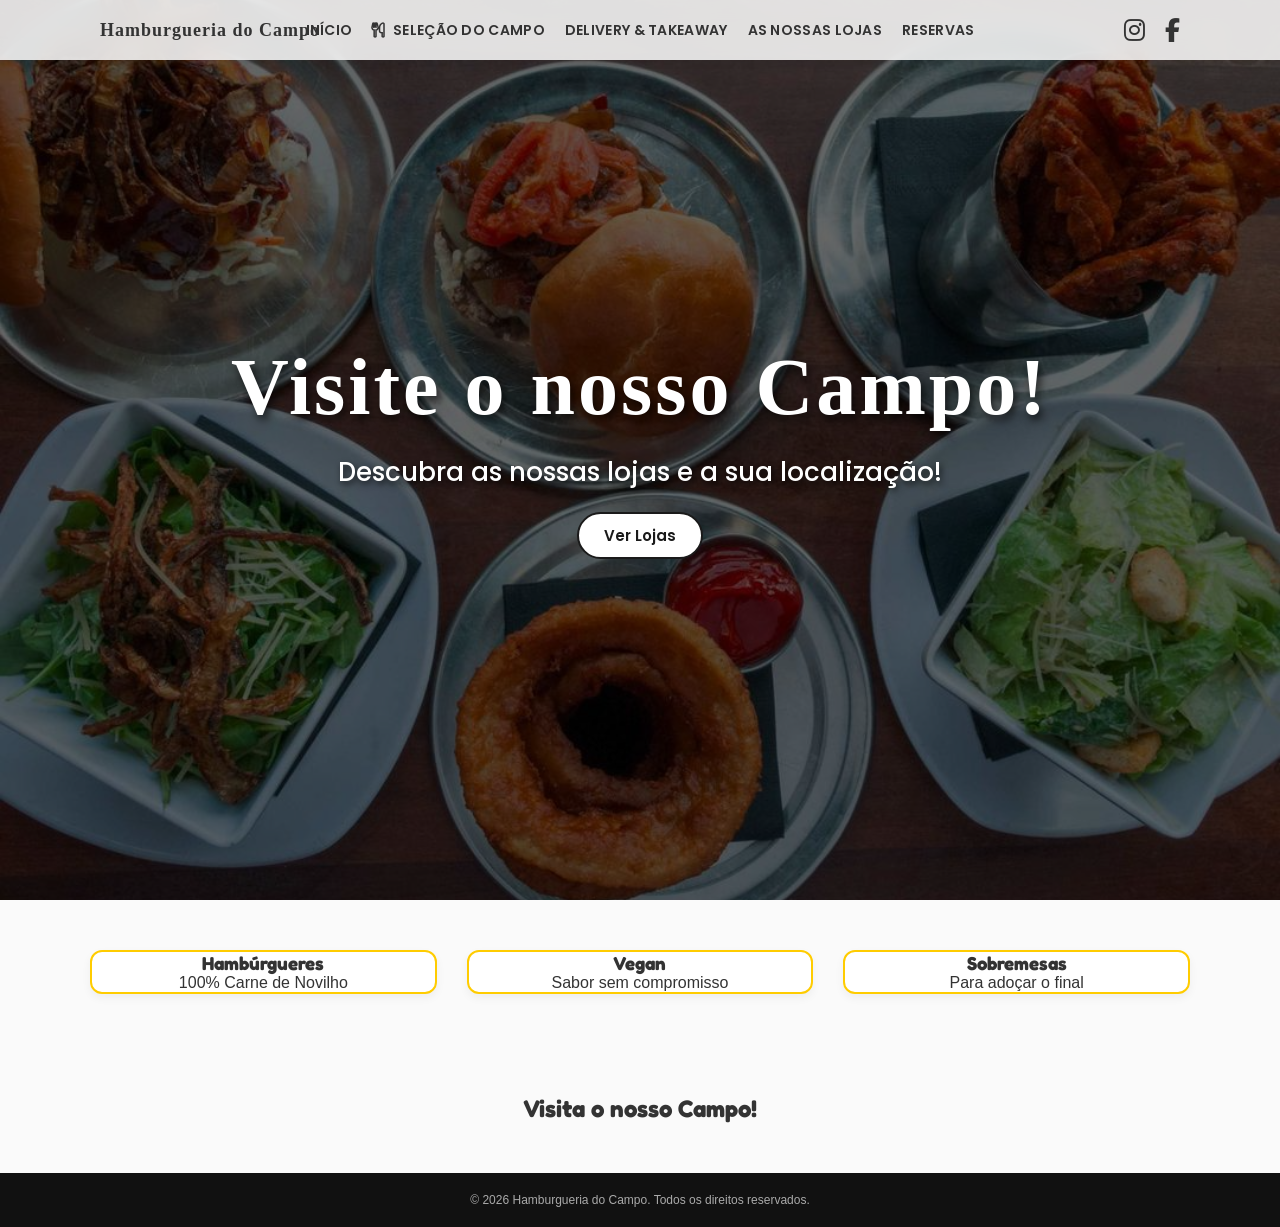
<file: index.html>
<!DOCTYPE html>
<html lang="pt">

<head>
    <meta charset="UTF-8">
    <!-- Meta tag essencial para o design responsivo funcionar corretamente -->
    <meta name="viewport" content="width=device-width, initial-scale=1.0">
    <title>Hamburgueria do Campo</title>

    <!-- Favicon / Logótipo no separador do navegador -->
    <link rel="icon" type="image/jpeg" href="fotos/logo.jpg">

    <!-- CSS Mobile (aplicado em ecrãs até 768px de largura) -->
    <link rel="stylesheet" href="mobile.css" media="screen and (max-width: 768px)">

    <!-- CSS Desktop (aplicado em ecrãs com 769px ou mais de largura) -->
    <link rel="stylesheet" href="desktop.css" media="screen and (min-width: 769px)">

    <link href="https://fonts.googleapis.com/css2?family=Chewy&family=Fredoka+One&family=Titan+One&display=swap"
        rel="stylesheet">

    <link rel="stylesheet" href="https://cdnjs.cloudflare.com/ajax/libs/font-awesome/6.4.0/css/all.min.css">

    <link href="https://fonts.googleapis.com/css2?family=Poppins:wght@500;600&display=swap" rel="stylesheet">

    <link href="https://fonts.googleapis.com/css2?family=Chewy&family=Poppins:wght@400;500;600&display=swap"
        rel="stylesheet">
</head>

<body>

    <header class="navbar">
        <div class="logo">
            <!-- Podes substituir por uma tag <img> com o logótipo -->
            <h1><a href="#hero">Hamburgueria do Campo</a></h1>
        </div>
        <button class="menu-toggle" id="menu-toggle" aria-label="Abrir Menu">
            <i class="fa-solid fa-bars"></i>
        </button>
        <nav>
            <ul class="nav-links">
                <li><a href="index.html">Início</a></li>
                <li><a href="menu.html"><i class="fa-solid fa-utensils icone-menu"></i> Seleção do Campo</a></li>
                <li><a href="delivery.html">Delivery & Takeaway</a></li>
                <li><a href="lojas.html">As Nossas Lojas</a></li>
                <li><a href="index.html#reservas">Reservas</a></li>
            </ul>
        </nav>
        <div class="social-links">
            <!-- O link aponta diretamente para o Instagram do teu cliente -->
            <a href="https://www.instagram.com/hamburgueria.docampo/" target="_blank" aria-label="Instagram">
                <i class="fa-brands fa-instagram"></i>
            </a>
            <!-- Podes adicionar o Facebook ou outros da mesma forma -->
            <a href="https://www.facebook.com/Portela.de.Sintra2022/?locale=pt_PT" target="_blank"
                aria-label="Facebook">
                <i class="fa-brands fa-facebook-f"></i>
            </a>
        </div>
    </header>

    <main>
        <!-- Hero Section: A primeira imagem grande que o utilizador vê -->
        <!-- Hero Section com Slider -->
        <section class="hero">
            <!-- 1. IMAGENS DE FUNDO -->
            <div class="hero-bg active" style="background-image: url('fotos/6pratos_fundo.jpeg');"></div>
            <div class="hero-bg" style="background-image: url('fotos/salada_fundo.jpeg');"></div>
            <div class="hero-bg" style="background-image: url('fotos/interior_sintra.jpg');"></div>

            <!-- 2. BLOCOS DE TEXTO (Sincronizados com as imagens) -->

            <!-- Texto 1: Focado nas Lojas -->
            <div class="hero-content hero-text active">
                <h2>Visite o nosso Campo!</h2>
                <p>Descubra as nossas lojas e a sua localização!</p>
                <a href="lojas.html" class="btn-primary" style="margin-top: 20px;">Ver Lojas</a>
            </div>

            <!-- Texto 2: Focado no Menu -->
            <div class="hero-content hero-text">
                <h2>O Verdadeiro Sabor!</h2>
                <p>Ingredientes frescos e hambúrgueres artesanais.</p>
                <a href="menu.html" class="btn-primary" style="margin-top: 20px;">Ver Menu</a>
            </div>

            <!-- Texto 3: Focado nas Reservas -->
            <div class="hero-content hero-text">
                <h2>Os melhores hambúrgueres em sua casa!</h2>
                <p>Peça através das plataformas de delivery.</p>
                <a href="delivery.html" class="btn-primary" style="margin-top: 20px;">Fazer Pedido</a>
            </div>
        </section>

        <!-- Secção de Categorias de Menu (Estilo Hamburgueria do Bairro) -->
        <section id="menu" class="menu-categorias">
            <div class="categoria-card">
                <h3>Hambúrgueres</h3>
                <p>100% Carne de Novilho</p>
            </div>
            <div class="categoria-card">
                <h3>Vegan</h3>
                <p>Sabor sem compromisso</p>
            </div>
            <div class="categoria-card">
                <h3>Sobremesas</h3>
                <p>Para adoçar o final</p>
            </div>
        </section>

        <!-- Secção das Lojas onde o JavaScript vai injetar os dados -->
        <section id="lojas" class="lojas-section">
            <h2>Visita o nosso Campo!</h2>
            <!-- Este contentor recebe os cards criados dinamicamente no JS -->

        </section>
    </main>

    <footer>
        <p>&copy; 2026 Hamburgueria do Campo. Todos os direitos reservados.</p>

    </footer>

    <!-- Script para carregar o JSON das lojas -->
    <script src="lojas.js"></script>
</body>

</html>
</file>
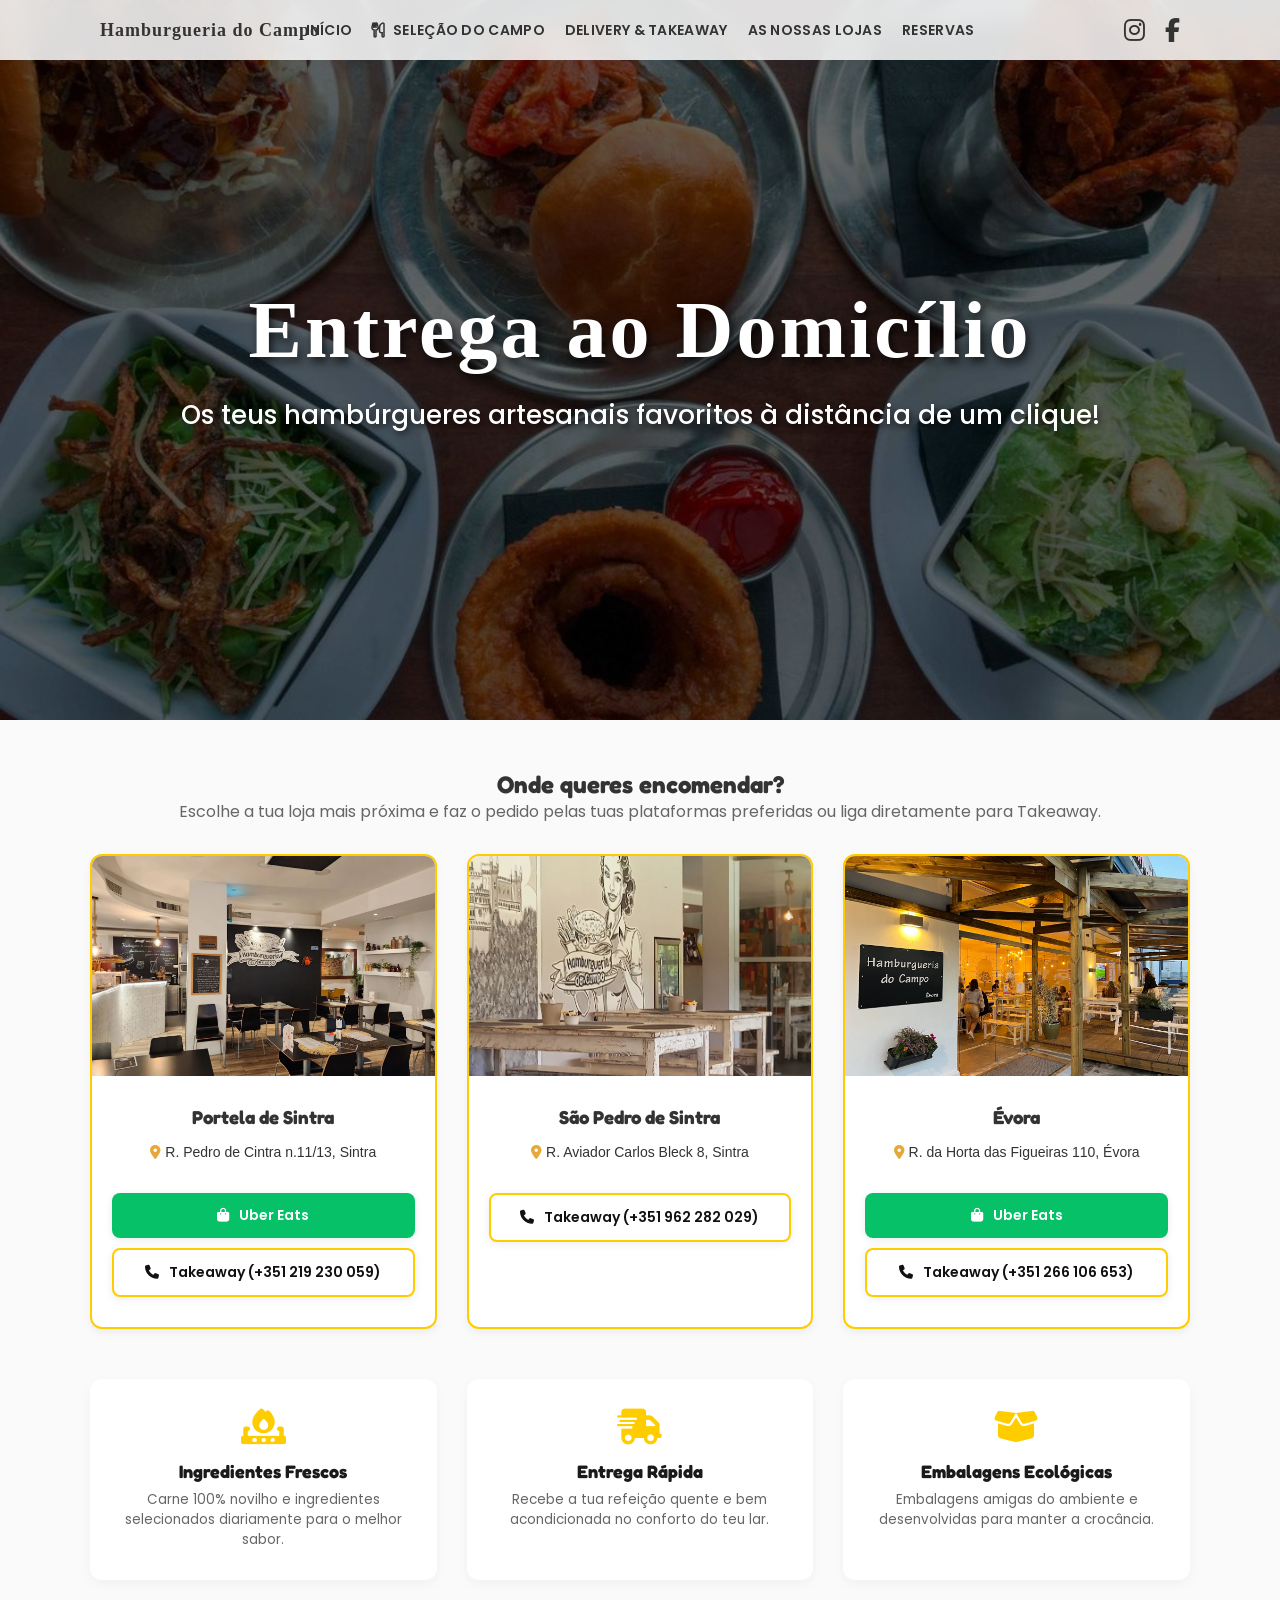
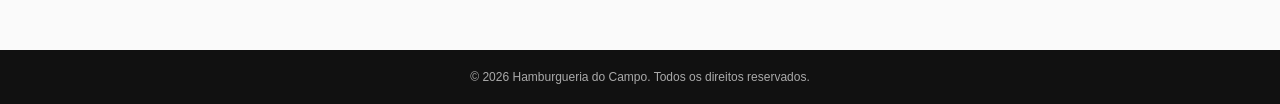
<file: delivery.html>
<!DOCTYPE html>
<html lang="pt">

<head>
    <meta charset="UTF-8">
    <meta name="viewport" content="width=device-width, initial-scale=1.0">
    <title>Delivery & Encomendas - Hamburgueria do Campo</title>

    <!-- Favicon / Logótipo -->
    <link rel="icon" type="image/jpeg" href="fotos/logo.jpg">

    <!-- CSS Mobile e Desktop -->
    <link rel="stylesheet" href="mobile.css" media="screen and (max-width: 768px)">
    <link rel="stylesheet" href="desktop.css" media="screen and (min-width: 769px)">

    <!-- Fontes e Ícones -->
    <link href="https://fonts.googleapis.com/css2?family=Chewy&family=Fredoka+One&family=Titan+One&display=swap"
        rel="stylesheet">
    <link href="https://fonts.googleapis.com/css2?family=Poppins:wght@400;500;600;700&display=swap" rel="stylesheet">
    <link rel="stylesheet" href="https://cdnjs.cloudflare.com/ajax/libs/font-awesome/6.4.0/css/all.min.css">
</head>

<body>

    <header class="navbar">
        <div class="logo">
            <h1><a href="index.html">Hamburgueria do Campo</a></h1>
        </div>
        <button class="menu-toggle" id="menu-toggle" aria-label="Abrir Menu">
            <i class="fa-solid fa-bars"></i>
        </button>
        <nav>
            <ul class="nav-links">
                <li><a href="index.html">Início</a></li>
                <li><a href="menu.html"><i class="fa-solid fa-utensils icone-menu"></i> Seleção do Campo</a></li>
                <li><a href="delivery.html">Delivery & Takeaway</a></li>
                <li><a href="lojas.html">As Nossas Lojas</a></li>
                <li><a href="index.html#reservas">Reservas</a></li>
            </ul>
        </nav>
        <div class="social-links">
            <a href="https://www.instagram.com/hamburgueria.docampo/" target="_blank" aria-label="Instagram">
                <i class="fa-brands fa-instagram"></i>
            </a>
            <a href="https://www.facebook.com/Portela.de.Sintra2022/?locale=pt_PT" target="_blank"
                aria-label="Facebook">
                <i class="fa-brands fa-facebook-f"></i>
            </a>
        </div>
    </header>

    <main>
        <!-- Hero Section com Slider -->
        <section id="hero" class="hero hero-lojas">
            <div class="hero-bg slide active" style="background-image: url('fotos/6pratos_fundo.jpeg');"></div>
            <div class="hero-bg slide" style="background-image: url('fotos/foto_sintra.jpeg');"></div>
            <div class="hero-bg slide" style="background-image: url('fotos/foto_evora.jpeg');"></div>

            <div class="hero-content">
                <h2>Entrega ao Domicílio</h2>
                <p>Os teus hambúrgueres artesanais favoritos à distância de um clique!</p>
            </div>
        </section>

        <!-- Secção de Plataformas por Loja -->
        <section class="lojas-section">
            <h2>Onde queres encomendar?</h2>
            <p style="margin-bottom: 25px; color: #666; font-family: 'Poppins', sans-serif;">Escolhe a tua loja mais
                próxima e faz o pedido pelas tuas plataformas preferidas ou liga diretamente para Takeaway.</p>

            <div class="lojas-grid">
                <!-- Loja 1: Portela de Sintra -->
                <div class="categoria-card">
                    <img src="fotos/foto_portela.jpeg" alt="Hamburgueria do Campo - Portela de Sintra" class="loja-img">
                    <div class="loja-info">
                        <h3>Portela de Sintra</h3>
                        <p style="margin-bottom: 15px;"><i class="fa-solid fa-location-dot" style="color: #E5A93B;"></i>
                            R. Pedro de Cintra n.11/13, Sintra</p>

                        <div class="delivery-btn-group">
                            <a href="https://www.ubereats.com/pt/store/hamburgueria-do-campo-portela-de-sintra/bB1AwB-MTIyEBAqzNUSHmA?srsltid=AfmBOopCD7qiyghsATR9Zv7jrGJJgKOyk2OOXq67D_ASVG1xNcEPWi_T"
                                target="_blank" class="btn-delivery btn-ubereats">
                                <i class="fa-solid fa-bag-shopping"></i> Uber Eats
                            </a>
                            <a href="tel:+351219230059" class="btn-delivery btn-takeaway">
                                <i class="fa-solid fa-phone"></i> Takeaway (+351 219 230 059)
                            </a>
                        </div>
                    </div>
                </div>

                <!-- Loja 2: São Pedro de Sintra -->
                <div class="categoria-card">
                    <img src="fotos/foto_sintra.jpeg" alt="Hamburgueria do Campo - São Pedro de Sintra"
                        class="loja-img">
                    <div class="loja-info">
                        <h3>São Pedro de Sintra</h3>
                        <p style="margin-bottom: 15px;"><i class="fa-solid fa-location-dot" style="color: #E5A93B;"></i>
                            R. Aviador Carlos Bleck 8, Sintra</p>

                        <div class="delivery-btn-group">
                            <a href="tel:+351962282029" class="btn-delivery btn-takeaway">
                                <i class="fa-solid fa-phone"></i> Takeaway (+351 962 282 029)
                            </a>
                        </div>
                    </div>
                </div>

                <!-- Loja 3: Évora -->
                <div class="categoria-card">
                    <img src="fotos/foto_evora.jpeg" alt="Hamburgueria do Campo - Évora" class="loja-img">
                    <div class="loja-info">
                        <h3>Évora</h3>
                        <p style="margin-bottom: 15px;"><i class="fa-solid fa-location-dot" style="color: #E5A93B;"></i>
                            R. da Horta das Figueiras 110, Évora</p>

                        <div class="delivery-btn-group">
                            <a href="https://www.ubereats.com/pt/store/hamburgueria-do-campo-evora/VFdEtLSDUSOsjsYKXBwNRQ?srsltid=AfmBOoqNvk9jHeVF0KWCkvpVdH6qfAR1sJx-z6vZvQYL28StPp22Oqyx"
                                target="_blank" class="btn-delivery btn-ubereats">
                                <i class="fa-solid fa-bag-shopping"></i> Uber Eats
                            </a>
                            <a href="tel:+351266106653" class="btn-delivery btn-takeaway">
                                <i class="fa-solid fa-phone"></i> Takeaway (+351 266 106 653)
                            </a>
                        </div>
                    </div>
                </div>
            </div>

            <!-- Vantagens do Delivery -->
            <div class="delivery-vantagens">
                <div class="vantagem-card">
                    <i class="fa-solid fa-fire-burner"></i>
                    <h4>Ingredientes Frescos</h4>
                    <p>Carne 100% novilho e ingredientes selecionados diariamente para o melhor sabor.</p>
                </div>
                <div class="vantagem-card">
                    <i class="fa-solid fa-truck-fast"></i>
                    <h4>Entrega Rápida</h4>
                    <p>Recebe a tua refeição quente e bem acondicionada no conforto do teu lar.</p>
                </div>
                <div class="vantagem-card">
                    <i class="fa-solid fa-box-open"></i>
                    <h4>Embalagens Ecológicas</h4>
                    <p>Embalagens amigas do ambiente e desenvolvidas para manter a crocância.</p>
                </div>
            </div>
        </section>
    </main>

    <footer>
        <p>&copy; 2026 Hamburgueria do Campo. Todos os direitos reservados.</p>
    </footer>

    <script src="lojas.js"></script>
</body>

</html>
</file>
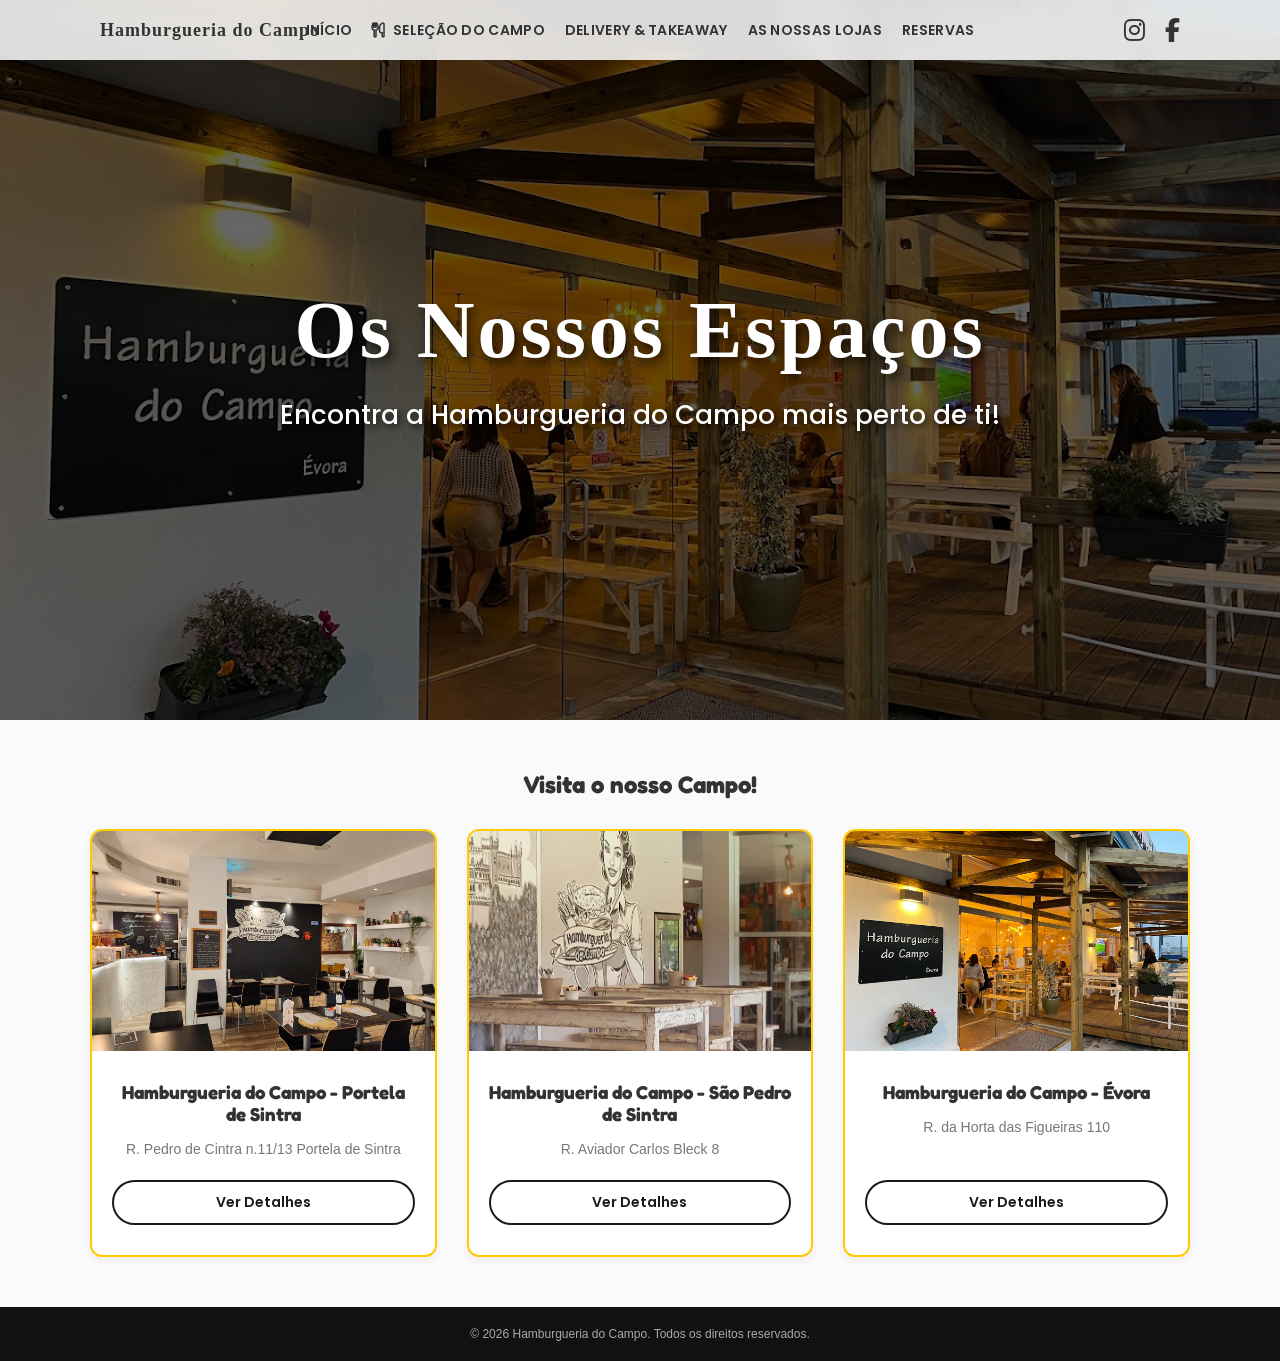
<file: lojas.html>
<!DOCTYPE html>
<html lang="pt">

<head>
    <meta charset="UTF-8">
    <meta name="viewport" content="width=device-width, initial-scale=1.0">
    <title>Lojas - Hamburgueria do Campo</title>

    <!-- Favicon / Logótipo -->
    <link rel="icon" type="image/jpeg" href="fotos/logo.jpg">

    <!-- CSS Mobile e Desktop -->
    <link rel="stylesheet" href="mobile.css" media="screen and (max-width: 768px)">
    <link rel="stylesheet" href="desktop.css" media="screen and (min-width: 769px)">

    <!-- Fontes e Ícones -->
    <link href="https://fonts.googleapis.com/css2?family=Chewy&family=Fredoka+One&family=Titan+One&display=swap"
        rel="stylesheet">
    <link href="https://fonts.googleapis.com/css2?family=Poppins:wght@500;600&display=swap" rel="stylesheet">
    <link rel="stylesheet" href="https://cdnjs.cloudflare.com/ajax/libs/font-awesome/6.4.0/css/all.min.css">
    <link href="https://fonts.googleapis.com/css2?family=Chewy&family=Poppins:wght@400;500;600&display=swap"
        rel="stylesheet">
</head>

<body>

    <header class="navbar">
        <div class="logo">
            <h1><a href="index.html">Hamburgueria do Campo</a></h1>
        </div>
        <button class="menu-toggle" id="menu-toggle" aria-label="Abrir Menu">
            <i class="fa-solid fa-bars"></i>
        </button>
        <nav>
            <ul class="nav-links">
                <li><a href="index.html">Início</a></li>
                <li><a href="menu.html"><i class="fa-solid fa-utensils icone-menu"></i> Seleção do Campo</a></li>
                <li><a href="delivery.html">Delivery & Takeaway</a></li>
                <li><a href="lojas.html">As Nossas Lojas</a></li>
                <li><a href="index.html#reservas">Reservas</a></li>
            </ul>
        </nav>
        <div class="social-links">
            <a href="https://www.instagram.com/hamburgueria.docampo/" target="_blank" aria-label="Instagram">
                <i class="fa-brands fa-instagram"></i>
            </a>
            <a href="https://www.facebook.com/Portela.de.Sintra2022/?locale=pt_PT" target="_blank"
                aria-label="Facebook">
                <i class="fa-brands fa-facebook-f"></i>
            </a>
        </div>
    </header>

    <main>
        <!-- Hero Section: Com slider de fundo idêntico ao da página inicial -->
        <section id="hero" class="hero hero-lojas">
            <div class="hero-bg slide active" style="background-image: url('fotos/foto_evora.jpeg');"></div>
            <div class="hero-bg slide" style="background-image: url('fotos/foto_portela.jpeg');"></div>
            <div class="hero-bg slide" style="background-image: url('fotos/foto_sintra1.jpeg');"></div>

            <div class="hero-content">
                <h2>Os Nossos Espaços</h2>
                <p>Encontra a Hamburgueria do Campo mais perto de ti!</p>
            </div>
        </section>

        <!-- Secção das Lojas -->
        <section id="lojas" class="lojas-section">
            <h2>Visita o nosso Campo!</h2>

            <!-- O contentor onde o JavaScript injeta os cartões das lojas -->
            <div id="lojas-container" class="lojas-grid"></div>
        </section>
    </main>

    <footer>
        <p>&copy; 2026 Hamburgueria do Campo. Todos os direitos reservados.</p>
    </footer>

    <script src="lojas.js"></script>
</body>

</html>
</file>
<file: mobile.css>
/* ==========================================
   Hamburgueria do Campo - Estilos Mobile
   (Aplicado em ecrãs com largura <= 768px)
   ========================================== */

/* Resets básicos e tipografia para mobile */
* {
    margin: 0;
    padding: 0;
    box-sizing: border-box;
}

html {
    scroll-behavior: smooth;
}

body {
    font-family: 'Poppins', -apple-system, BlinkMacSystemFont, Arial, sans-serif;
    color: #333;
    background-color: #f9f9f9;
    overflow-x: hidden;
    -webkit-tap-highlight-color: transparent;
}

/* --- BARRA DE NAVEGAÇÃO RESPONSIVA --- */
.navbar {
    position: fixed;
    top: 0;
    left: 0;
    width: 100%;
    z-index: 1000;

    display: flex;
    flex-wrap: wrap;
    align-items: center;
    justify-content: space-between;
    padding: 10px 12px;

    background-color: rgba(255, 255, 255, 0.95);
    backdrop-filter: blur(12px);
    -webkit-backdrop-filter: blur(12px);
    box-shadow: 0 4px 15px rgba(0, 0, 0, 0.07);
    border-bottom: 1px solid rgba(0, 0, 0, 0.05);
    transition: all 0.3s ease;
}

.logo {
    order: 1;
    display: flex;
    align-items: center;
    flex-shrink: 1;
    min-width: 0;
}

.logo h1 {
    font-family: 'Chewy', cursive;
    font-size: 17px;
    letter-spacing: 0.3px;
    color: #1a1a1a;
    margin: 0;
    white-space: nowrap;
    overflow: hidden;
    text-overflow: ellipsis;
}

.logo h1 a {
    color: #1a1a1a;
    text-decoration: none;
    transition: color 0.3s ease;
}

.logo h1 a:hover {
    color: #d4a000;
}

/* Ícones Sociais alinhados à direita */
.social-links {
    order: 2;
    display: flex;
    align-items: center;
    gap: 6px;
    margin-left: auto;
    margin-right: 6px;
    flex-shrink: 0;
}

.social-links a {
    color: #333;
    font-size: 15px;
    width: 32px;
    height: 32px;
    border-radius: 50%;
    background-color: rgba(0, 0, 0, 0.04);
    text-decoration: none;
    transition: all 0.25s ease;
    display: inline-flex;
    align-items: center;
    justify-content: center;
}

.social-links a:hover,
.social-links a:active {
    color: #111;
    background-color: #ffcc00;
    transform: scale(1.08);
}

/* Botão Hambúrguer em Mobile */
.menu-toggle {
    order: 3;
    display: flex !important;
    align-items: center;
    justify-content: center;
    background: none;
    border: none;
    font-size: 20px;
    color: #1a1a1a;
    cursor: pointer;
    padding: 4px 6px;
    flex-shrink: 0;
    border-radius: 6px;
    transition: all 0.2s ease;
}

.menu-toggle:active,
.menu-toggle:hover {
    color: #d4a000;
    background-color: rgba(0, 0, 0, 0.04);
}

/* Navegação encolhida por defeito no mobile */
.navbar nav {
    order: 4;
    flex-basis: 100%;
    width: 100%;
    position: static;
    transform: none;
    left: auto;
    display: none;
    flex-direction: column;
    align-items: center;
    padding: 10px 0 4px 0;
    margin-top: 6px;
    border-top: 1px solid rgba(0, 0, 0, 0.08);
}

.navbar nav.active {
    display: flex;
}

.nav-links {
    list-style: none;
    display: flex;
    flex-direction: column;
    align-items: center;
    justify-content: center;
    gap: 8px;
    width: 100%;
}

.icone-menu {
    color: transparent;
    -webkit-text-stroke: 1.5px #333;
    margin-right: 5px;
}

.nav-links a {
    font-family: 'Poppins', sans-serif;
    color: #333;
    text-decoration: none;
    font-size: 13.5px;
    font-weight: 600;
    text-transform: uppercase;
    letter-spacing: 0.8px;
    padding: 8px 16px;
    width: 100%;
    text-align: center;
    display: block;
    position: relative;
    transition: color 0.3s ease, background-color 0.2s ease;
    border-radius: 6px;
}

.nav-links a:hover,
.nav-links a:active {
    color: #111;
    background-color: rgba(255, 204, 0, 0.2);
}

/* --- HERO SECTION SLIDER --- */
.hero {
    position: relative;
    padding: 90px 16px 30px 16px;
    text-align: center;
    color: #fff;
    overflow: hidden;
    min-height: 55vh;
    min-height: 55dvh;
    display: flex;
    align-items: center;
    justify-content: center;
}

.hero.hero-lojas {
    min-height: 36vh;
    min-height: 36dvh;
    padding-top: 85px;
}

.hero-bg {
    position: absolute;
    top: 0;
    left: 0;
    width: 100%;
    height: 100%;
    background-size: cover;
    background-position: center;
    opacity: 0;
    transition: opacity 1.2s ease-in-out;
    z-index: 1;
}

.hero-bg.active {
    opacity: 1;
}

.hero::before {
    content: '';
    position: absolute;
    top: 0;
    left: 0;
    width: 100%;
    height: 100%;
    background: linear-gradient(180deg, rgba(0, 0, 0, 0.45) 0%, rgba(0, 0, 0, 0.65) 100%);
    z-index: 2;
}

.hero-content {
    position: relative;
    z-index: 3;
    max-width: 95%;
    margin: 0 auto;
    text-align: center;
}

/* --- TRANSIÇÃO DO TEXTO DO SLIDER --- */
.hero-text {
    position: absolute;
    opacity: 0;
    visibility: hidden;
    transition: opacity 1s ease-in-out, transform 1s ease-in-out;
    transform: translateY(20px);
}

.hero-text.active {
    opacity: 1;
    visibility: visible;
    transform: translateY(0);
}

.hero-content h2 {
    font-family: 'Chewy', cursive;
    font-size: 36px;
    line-height: 1.15;
    letter-spacing: 1px;
    margin-bottom: 12px;
    text-shadow: 2px 4px 10px rgba(0, 0, 0, 0.7);
}

.hero-content p {
    font-family: 'Poppins', sans-serif;
    font-size: 15px;
    line-height: 1.45;
    margin-bottom: 18px;
    font-weight: 500;
    text-shadow: 1px 2px 6px rgba(0, 0, 0, 0.7);
}

.btn-primary,
.btn-secondary {
    display: inline-block;
    padding: 9px 22px;
    background-color: #ffffff;
    color: #1A1A1A;
    text-decoration: none;
    font-family: 'Poppins', sans-serif;
    font-weight: 600;
    font-size: 14px;
    border-radius: 30px;
    border: 2px solid #1A1A1A;
    transition: all 0.3s ease;
    cursor: pointer;
    box-shadow: none;
}

.btn-primary:active,
.btn-primary:hover,
.btn-secondary:active,
.btn-secondary:hover {
    background-color: #1A1A1A;
    color: #FFCC00;
    border-color: #1A1A1A;
    transform: translateY(-2px);
    box-shadow: none;
}

/* --- SECÇÃO DE CATEGORIAS DO MENU --- */
.menu-categorias {
    display: flex;
    flex-direction: column;
    padding: 30px 16px;
    gap: 16px;
    max-width: 600px;
    margin: 0 auto;
}

.categoria-card {
    position: relative;
    background-color: #ffffff;
    border: 2px solid #ffcc00;
    border-radius: 16px;
    box-shadow: 0 6px 18px rgba(0, 0, 0, 0.04);
    overflow: hidden;
    transition: transform 0.25s ease, box-shadow 0.25s ease;
    display: flex;
    flex-direction: column;
}

.categoria-card::before {
    content: '';
    position: absolute;
    top: 0;
    left: 0;
    width: 100%;
    height: 4px;
    background: linear-gradient(90deg, #ffcc00, #e6b800);
    z-index: 2;
}

.categoria-card:active,
.categoria-card:hover {
    transform: translateY(-3px);
    box-shadow: 0 10px 24px rgba(0, 0, 0, 0.08);
}

.categoria-card h3 {
    font-family: 'Fredoka One', cursive;
    font-size: 20px;
    color: #1a1a1a;
    margin-bottom: 6px;
}

.categoria-card p {
    font-family: 'Poppins', sans-serif;
    font-size: 13.5px;
    color: #666;
    font-weight: 500;
}

/* --- SECÇÃO DAS LOJAS --- */
.lojas-section {
    padding: 30px 16px 40px 16px;
    text-align: center;
    max-width: 600px;
    margin: 0 auto;
}

.lojas-section h2 {
    font-family: 'Fredoka One', cursive;
    font-size: 24px;
    color: #1a1a1a;
    margin-bottom: 16px;
    position: relative;
    display: inline-block;
}

.lojas-section h2::after {
    content: '';
    display: block;
    width: 45px;
    height: 4px;
    background: #ffcc00;
    margin: 8px auto 0;
    border-radius: 2px;
}

.lojas-grid {
    display: flex;
    flex-direction: column;
    gap: 20px;
    margin-top: 20px;
}

/* Regras para imagem e conteúdo dos cartões das lojas em mobile */
.loja-img {
    width: 100%;
    height: 180px;
    object-fit: cover;
}

.loja-info {
    padding: 18px 16px 20px 16px;
    display: flex;
    flex-direction: column;
    flex-grow: 1;
    text-align: center;
}

.loja-info h3 {
    font-family: 'Fredoka One', cursive;
    font-size: 19px;
    color: #1a1a1a;
    margin-bottom: 6px;
    line-height: 1.3;
}

.loja-info p {
    font-family: 'Poppins', sans-serif;
    font-size: 13.5px;
    color: #666;
    margin-bottom: 16px;
}

.loja-info .btn-primary {
    width: 100%;
    margin-top: auto;
    padding: 10px 16px;
    font-size: 14px;
    border-radius: 30px;
}

/* --- ESTILOS DO MODAL (POP-UP) PARA MOBILE --- */
.modal {
    display: none;
    position: fixed;
    z-index: 1100;
    left: 0;
    top: 0;
    width: 100%;
    height: 100%;
    background-color: rgba(0, 0, 0, 0.75);
    backdrop-filter: blur(4px);
    -webkit-backdrop-filter: blur(4px);
    align-items: center;
    justify-content: center;
    opacity: 0;
    transition: opacity 0.3s ease;
    padding: 16px;
}

.modal.mostrar {
    display: flex;
    opacity: 1;
}

.modal-content {
    background-color: #fff;
    padding: 24px 18px 20px 18px;
    border-radius: 18px;
    max-width: 480px;
    width: 95%;
    position: relative;
    text-align: center;
    box-shadow: 0 12px 35px rgba(0, 0, 0, 0.25);
    transform: translateY(-20px);
    transition: transform 0.3s ease;
    max-height: 85vh;
    overflow-y: auto;
}

.modal.mostrar .modal-content {
    transform: translateY(0);
}

.fechar-modal {
    position: absolute;
    top: 12px;
    right: 14px;
    font-size: 24px;
    font-weight: bold;
    color: #888;
    cursor: pointer;
    width: 32px;
    height: 32px;
    line-height: 32px;
    text-align: center;
    border-radius: 50%;
    background-color: rgba(0, 0, 0, 0.05);
    transition: all 0.2s ease;
}

.fechar-modal:active,
.fechar-modal:hover {
    color: #111;
    background-color: rgba(0, 0, 0, 0.1);
}

.modal-titulo {
    font-family: 'Poppins', sans-serif;
    font-size: 18px;
    font-weight: 600;
    color: #1a1a1a;
    margin-bottom: 18px;
    padding-bottom: 10px;
    border-bottom: 1px solid #eee;
    line-height: 1.3;
}

.modal-detalhes {
    text-align: left;
    display: flex;
    flex-direction: column;
    gap: 14px;
    margin-bottom: 20px;
}

.detalhe-item {
    display: flex;
    align-items: flex-start;
    gap: 10px;
}

.detalhe-item i {
    font-size: 18px;
    color: #E5A93B;
    min-width: 22px;
    margin-top: 2px;
    text-align: center;
}

.detalhe-item p {
    margin: 0;
    color: #444;
    font-family: 'Poppins', sans-serif;
    font-size: 13.5px;
    line-height: 1.45;
}

.detalhe-item a {
    color: #1a1a1a;
    text-decoration: underline;
    text-decoration-color: #ffcc00;
    font-weight: 600;
    transition: color 0.2s ease;
}

.detalhe-item a:active,
.detalhe-item a:hover {
    color: #d4a000;
}

.modal-btn {
    display: flex;
    align-items: center;
    justify-content: center;
    gap: 10px;
    width: 100%;
    padding: 12px;
    border-radius: 30px;
    font-family: 'Poppins', sans-serif;
    font-size: 14px;
    font-weight: 600;
    text-transform: uppercase;
    background-color: #ffffff;
    color: #1a1a1a;
    border: 2px solid #1a1a1a;
    text-decoration: none;
    transition: all 0.2s ease;
}

.modal-btn:active,
.modal-btn:hover {
    background-color: #1a1a1a;
    color: #ffcc00;
    transform: translateY(-1px);
}

/* Tipografia global de títulos */
h2,
h3 {
    font-family: 'Fredoka One', cursive;
}

/* --- SECÇÃO DO MENU (SELEÇÃO DO CAMPO) --- */
.menu-section {
    padding: 35px 16px 45px 16px;
    max-width: 1200px;
    margin: 0 auto;
    text-align: center;
}

.section-titulo {
    font-family: 'Chewy', cursive;
    font-size: 34px;
    color: #1A1A1A;
    margin-bottom: 24px;
}

/* --- FILTROS EM MOBILE (ORGANIZADOS EM 2 LINHAS) --- */
.filtros-menu {
    display: flex;
    justify-content: center;
    align-items: center;
    flex-wrap: wrap;
    gap: 7px 5px;
    margin-bottom: 25px;
    padding: 0;
}

.btn-filtro {
    background-color: transparent;
    border: 1.5px solid #1A1A1A;
    color: #1A1A1A;
    padding: 5px 11px;
    border-radius: 30px;
    font-family: 'Poppins', sans-serif;
    font-size: 12.5px;
    font-weight: 600;
    cursor: pointer;
    white-space: nowrap;
    transition: all 0.25s ease;
}

.btn-filtro:hover,
.btn-filtro:active,
.btn-filtro.ativo {
    background-color: #1A1A1A;
    color: #FFCC00;
    border-color: #1A1A1A;
}

/* --- GRELHA DE CARTÕES DO MENU --- */
.grelha-menu {
    display: grid;
    grid-template-columns: repeat(auto-fill, minmax(250px, 1fr));
    gap: 20px;
}

.cartao-produto {
    background-color: #fff;
    border-radius: 14px;
    overflow: hidden;
    box-shadow: 0 4px 15px rgba(0, 0, 0, 0.05);
    transition: transform 0.3s ease;
    display: flex;
    flex-direction: column;
}

.cartao-produto:hover {
    transform: translateY(-4px);
}

.produto-img {
    width: 100%;
    height: 210px;
    object-fit: cover;
}

.produto-info {
    padding: 16px;
    display: flex;
    flex-direction: column;
    text-align: left;
    flex-grow: 1;
    position: relative;
}

.produto-info h3 {
    font-family: 'Poppins', sans-serif;
    font-size: 19px;
    color: #1A1A1A;
    margin-bottom: 8px;
}

.produto-info p {
    color: #555;
    font-size: 13.5px;
    line-height: 1.45;
    margin-bottom: 16px;
    flex-grow: 1;
}

.preco {
    font-size: 20px;
    font-weight: bold;
    color: #B93425;
}

/* Classe para oculta produto filtrado */
.esconder-produto {
    display: none !important;
}

.tag-popular {
    position: absolute;
    top: -14px;
    right: 16px;
    background-color: #E5A93B;
    color: #111;
    font-family: 'Poppins', sans-serif;
    font-size: 11px;
    font-weight: 600;
    text-transform: uppercase;
    padding: 4px 10px;
    border-radius: 20px;
    box-shadow: 0 3px 6px rgba(0, 0, 0, 0.12);
}

/* --- FOOTER --- */
footer {
    background-color: #111;
    color: #aaa;
    text-align: center;
    padding: 20px 16px;
    font-family: 'Poppins', sans-serif;
    font-size: 12px;
    display: flex;
    flex-direction: column;
    align-items: center;
    justify-content: center;
    gap: 8px;
    border-top: 3px solid #ffcc00;
}

footer p {
    color: #aaa;
    margin: 0;
    font-size: 12px;
}

.sociais {
    margin-top: 4px;
}

.sociais a {
    color: #ffcc00;
    text-decoration: none;
    font-weight: 600;
    font-size: 13px;
    padding: 6px 18px;
    border: 1px solid rgba(255, 204, 0, 0.4);
    border-radius: 20px;
    display: inline-block;
    transition: all 0.25s ease;
}

.sociais a:active,
.sociais a:hover {
    background-color: #ffcc00;
    color: #111;
    transform: scale(1.05);
}

/* Delivery em Mobile */
.delivery-vantagens {
    display: flex;
    flex-direction: column;
    gap: 16px;
    margin: 30px auto 10px auto;
    padding: 0 16px;
}

.vantagem-card {
    background-color: #ffffff;
    padding: 20px 16px;
    border-radius: 12px;
    border-left: 4px solid #ffcc00;
    box-shadow: 0 3px 10px rgba(0, 0, 0, 0.04);
    text-align: center;
}

.vantagem-card i {
    font-size: 26px;
    color: #E5A93B;
    margin-bottom: 8px;
}

.vantagem-card h4 {
    font-family: 'Poppins', sans-serif;
    font-size: 16px;
    font-weight: 600;
    color: #1a1a1a;
    margin-bottom: 4px;
}

.vantagem-card p {
    font-family: 'Poppins', sans-serif;
    font-size: 13px;
    color: #666;
    line-height: 1.4;
}

/* --- PLATAFORMAS DE DELIVERY EM MOBILE --- */
.delivery-btn-group {
    display: flex;
    flex-direction: column;
    gap: 10px;
    margin-top: 15px;
    width: 100%;
}

.btn-delivery {
    display: flex;
    align-items: center;
    justify-content: center;
    gap: 10px;
    width: 100%;
    padding: 13px 16px;
    border-radius: 10px;
    font-family: 'Poppins', sans-serif;
    font-size: 14px;
    font-weight: 600;
    text-decoration: none;
    transition: all 0.25s ease;
    box-shadow: 0 3px 10px rgba(0, 0, 0, 0.08);
}

.btn-ubereats {
    background-color: #06C167;
    color: #ffffff;
}

.btn-ubereats:hover,
.btn-ubereats:active {
    background-color: #05a055;
    color: #ffffff;
    transform: translateY(-2px);
}

.btn-glovo {
    background-color: #FFC244;
    color: #000000;
}

.btn-glovo:hover,
.btn-glovo:active {
    background-color: #e6af3d;
    color: #000000;
    transform: translateY(-2px);
}

.btn-bolt {
    background-color: #34E883;
    color: #111111;
}

.btn-bolt:hover,
.btn-bolt:active {
    background-color: #2bc870;
    color: #111111;
    transform: translateY(-2px);
}

.btn-takeaway {
    background-color: #ffffff;
    color: #111111;
    border: 2px solid #ffcc00;
}

.btn-takeaway:hover,
.btn-takeaway:active {
    background-color: #ffcc00;
    color: #111111;
    border: 2px solid #ffcc00;
    transform: translateY(-2px);
}
</file>
<file: desktop.css>
/* Resets básicos e tipografia */
* {
    margin: 0;
    padding: 0;
    box-sizing: border-box;
}

html {
    scroll-behavior: smooth;
}

body {
    font-family: Arial, sans-serif;
    color: #333;
    background-color: #fafafa;
}

.navbar {
    position: fixed;
    top: 0;
    left: 0;
    width: 100%;
    z-index: 1000;

    display: flex;
    justify-content: space-between;
    align-items: center;
    padding: 18px 100px;

    background-color: rgba(255, 255, 255, 0.85);
    backdrop-filter: blur(10px);
    -webkit-backdrop-filter: blur(10px);
    box-shadow: 0 2px 10px rgba(0, 0, 0, 0.05);
}

.logo {
    display: flex;
    align-items: center;
    white-space: nowrap;
}

.menu-toggle {
    display: none !important;
}

/* Menu de navegação perfeitamente centrado no ecrã */
.navbar nav {
    position: absolute;
    left: 50%;
    transform: translateX(-50%);
}

/* O texto do logótipo/título passa a escuro para contrastar com o fundo claro */
.navbar h1 {
    color: #333;
    font-size: 18px;
    margin: 0;
}

.nav-links {
    list-style: none;
    display: flex;
    align-items: center;
    gap: 20px;
    white-space: nowrap;
}

.icone-menu {
    color: transparent;
    -webkit-text-stroke: 1.5px #333;
    margin-right: 5px;
}

/* 1. Prepara o link para receber a animação */
.nav-links a {
    font-family: 'Poppins', sans-serif;
    font-weight: 600;
    letter-spacing: 0.3px;
    color: #333;
    text-decoration: none;
    font-size: 14px;
    text-transform: uppercase;
    position: relative;
    white-space: nowrap;
    transition: color 0.3s;
}

/* 2. Cria a linha invisível (largura 0) posicionada debaixo do texto */
.nav-links a::after {
    content: '';
    position: absolute;
    width: 0;
    height: 2px;
    /* Espessura da linha */
    bottom: -5px;
    /* Distância da linha em relação ao texto */
    left: -5px;
    background-color: #e6b800;
    /* Cor da linha (podes mudar para o amarelo #ffcc00 se preferires) */
    transition: width 0.4s ease;
    /* Faz a linha crescer suavemente durante 0.3 segundos */
}

/* 3. Quando o rato passa, a linha cresce para 100% da largura da palavra */
.nav-links a:hover::after {
    /* Como a linha começou 5px antes (left: -5px), 
       somamos 10px ao total para passar 5px do lado direito também */
    width: calc(100% + 10px);
}

/* Opcional: mudar ligeiramente a cor do texto ao passar o rato */
.nav-links a:hover {
    color: #000;
}

/* Ícones Sociais alinhados à direita */
.social-links {
    display: flex;
    align-items: center;
    gap: 20px;
}

.social-links a {
    color: #333;
    font-size: 24px;
    text-decoration: none;
    transition: color 0.3s, transform 0.2s;
    display: inline-flex;
    align-items: center;
    justify-content: center;
}

.social-links a:hover {
    color: #e6b800;
    transform: scale(1.2);
}

/* Hero Section */
/* --- HERO SECTION SLIDER --- */
.hero {
    position: relative;
    /* Podes ajustar o padding conforme seja mobile ou desktop */
    padding: 100px 20px;
    text-align: center;
    color: #fff;
    /* O texto passa a ser branco para contrastar */
    overflow: hidden;
    min-height: 100vh;
    /* Garante uma altura mínima */
    display: flex;
    align-items: center;
    justify-content: center;
}

.hero.hero-lojas {
    min-height: 80vh;
    padding-top: 100px;
}

/* As divs com as imagens de fundo */
.hero-bg {
    position: absolute;
    top: 0;
    left: 0;
    width: 100%;
    height: 100%;
    background-size: cover;
    background-position: center;
    opacity: 0;
    /* Começam invisíveis */
    transition: opacity 1s ease-in-out;
    /* Efeito de fade suave de 1 segundo */
    z-index: 1;
}

/* Apenas a imagem ativa fica visível */
.hero-bg.active {
    opacity: 1;
}

/* Sobreposição escura para o texto ser sempre legível */
.hero::before {
    content: '';
    position: absolute;
    top: 0;
    left: 0;
    width: 100%;
    height: 100%;
    background: rgba(0, 0, 0, 0.6);
    /* Preto com 60% de opacidade */
    z-index: 2;
}

/* O texto tem de ficar acima da sobreposição */
.hero-content {
    position: relative;
    z-index: 3;
}

/* --- ESTILO DO TÍTULO E SUBTÍTULO SOBRE IMAGENS (HERO CONTENT) --- */

.hero-content {
    text-align: center;
    color: #fff;
    /* Garante que o texto é branco para contrastar com a foto */
    position: relative;
    z-index: 3;
    /* Se precisares de afastar o texto do topo (por causa da navbar), podes usar: */
    /* padding-top: 80px; */
}

/* --- TRANSIÇÃO DO TEXTO DO SLIDER --- */
.hero-text {
    position: absolute;
    /* Faz com que os textos fiquem sobrepostos no centro do ecrã */
    opacity: 0;
    visibility: hidden;
    /* Evita que o utilizador clique num botão invisível */
    transition: opacity 1s ease-in-out, transform 1s ease-in-out;
    /* Um pequeno toque de design: o texto vem ligeiramente de baixo para cima ao aparecer */
    transform: translateY(20px);
}

/* O texto ativo ganha opacidade e volta à posição original */
.hero-text.active {
    opacity: 1;
    visibility: visible;
    transform: translateY(0);
}

.hero-content h2 {
    font-family: 'Chewy', cursive;
    font-size: 80px;
    /* Escala gigante para dar impacto */
    letter-spacing: 3px;
    margin-bottom: 20px;
    /* Sombra escura e difusa para o texto não se perder no fundo */
    text-shadow: 3px 5px 10px rgba(0, 0, 0, 0.7);
}

.hero-content p {
    font-family: 'Poppins', sans-serif;
    font-size: 26px;
    /* Subtítulo bem legível */
    font-weight: 500;
    text-shadow: 2px 3px 6px rgba(0, 0, 0, 0.7);
}

/* Estilos universais do botão principal (.btn-primary) idênticos ao .btn-filtro */
.btn-primary,
.btn-secondary {
    display: inline-block;
    padding: 10px 25px;
    background-color: #ffffff;
    color: #1A1A1A;
    text-decoration: none;
    font-family: 'Poppins', sans-serif;
    font-size: 15px;
    font-weight: 600;
    border-radius: 30px;
    border: 2px solid #1A1A1A;
    transition: all 0.3s ease;
    cursor: pointer;
    box-shadow: none;
}

.btn-primary:hover,
.btn-primary:active,
.btn-secondary:hover {
    background-color: #1A1A1A;
    color: #FFCC00;
    border-color: #1A1A1A;
    transform: translateY(-2px);
    box-shadow: none;
}

/* Categorias de Menu em Grelha Horizontal */
.menu-categorias {
    display: grid;
    grid-template-columns: repeat(3, 1fr);
    gap: 30px;
    padding: 50px;
    max-width: 1200px;
    margin: 0 auto;
}

.categoria-card {
    background-color: #fff;
    text-align: center;
    border: 2px solid #ffcc00;
    border-radius: 12px;
    box-shadow: 0 4px 10px rgba(0, 0, 0, 0.05);
    transition: transform 0.3s, box-shadow 0.3s;
    overflow: hidden;
    display: flex;
    flex-direction: column;
}

/* Regras para a nova imagem */
.loja-img {
    width: 100%;
    height: 220px;
    /* Podes ajustar a altura como preferires */
    object-fit: cover;
    /* Faz com que a foto preencha o espaço sem ser achatada ou esticada */
}

/* Regras para a área do texto */
.loja-info {
    padding: 30px 20px;
    /* Movemos o padding que estava no cartão principal para aqui */
    display: flex;
    flex-direction: column;
    flex-grow: 1;
    /* Faz a área de texto esticar para que os botões fiquem todos alinhados no fundo */
}

.loja-info h3 {
    margin-bottom: 15px;
}

.loja-info p {
    margin-bottom: 12px;
    line-height: 1.4;
    font-size: 14px;
}

.loja-info .btn-primary {
    margin-top: auto;
    /* Empurra sempre o botão para a base do cartão */
}

.categoria-card:hover {
    transform: translateY(-5px);
}

/* Lojas em Grelha Horizontal */
.lojas-section {
    padding: 50px;
    text-align: center;
    max-width: 1200px;
    margin: 0 auto;
}

.lojas-grid {
    display: grid;
    grid-template-columns: repeat(3, 1fr);
    gap: 30px;
    margin-top: 30px;
}

/* Testar com a Chewy */
.logo h1 {
    font-family: 'Chewy', cursive;
    font-size: 18px;
    letter-spacing: 1px;
    color: #333;
}

.logo h1 a {
    color: inherit;
    text-decoration: none;
}

/* Testar com a Fredoka para os títulos das secções */
h2,
h3 {
    font-family: 'Fredoka One', cursive;
}

/* --- ESTILOS DO MODAL (POP-UP) --- */

/* O fundo escuro que cobre o ecrã */
.modal {
    display: none;
    /* Escondido por defeito */
    position: fixed;
    z-index: 1000;
    /* Garante que fica por cima de navbars e hero sections */
    left: 0;
    top: 0;
    width: 100%;
    height: 100%;
    background-color: rgba(0, 0, 0, 0.7);
    align-items: center;
    /* Centra a caixa verticalmente */
    justify-content: center;
    /* Centra a caixa horizontalmente */
    opacity: 0;
    transition: opacity 0.3s ease;
}

/* Quando adicionamos a classe 'mostrar' via JavaScript */
.modal.mostrar {
    display: flex;
    opacity: 1;
}

/* A caixa branca com a informação */
.modal-content {
    background-color: #fff;
    padding: 40px;
    border-radius: 12px;
    max-width: 500px;
    width: 90%;
    position: relative;
    text-align: center;
    box-shadow: 0 10px 30px rgba(0, 0, 0, 0.2);
    /* Um pequeno efeito da caixa a deslizar de cima para baixo */
    transform: translateY(-20px);
    transition: transform 0.3s ease;
}

.modal.mostrar .modal-content {
    transform: translateY(0);
}

/* O botão X para fechar */
.fechar-modal {
    position: absolute;
    top: 15px;
    right: 20px;
    font-size: 28px;
    font-weight: bold;
    color: #999;
    cursor: pointer;
    line-height: 1;
    transition: color 0.3s;
}

.fechar-modal:hover {
    color: #111;
    /* Ou podes usar o amarelo da marca #E5A93B */
}

/* --- ESTILOS DO CONTEÚDO DO MODAL --- */

/* Título com uma linha separadora por baixo */
.modal-titulo {
    font-family: 'Poppins', sans-serif;
    font-size: 24px;
    color: #1A1A1A;
    margin-bottom: 25px;
    padding-bottom: 15px;
    border-bottom: 1px solid #eee;
}

/* Contentor dos detalhes alinhado à esquerda para leitura mais rápida */
.modal-detalhes {
    text-align: left;
    display: flex;
    flex-direction: column;
    gap: 20px;
    /* Espaço entre morada, telefone e horário */
    margin-bottom: 30px;
}

/* Alinhamento perfeito entre o ícone e o texto */
.detalhe-item {
    display: flex;
    align-items: center;
    /* Centra o ícone verticalmente em relação ao texto */
    gap: 15px;
}

/* Estilo dos ícones */
.detalhe-item i {
    font-size: 22px;
    color: #E5A93B;
    /* O amarelo mostarda da marca para dar contraste */
    min-width: 25px;
    /* Garante que os ícones ocupam a mesma largura e o texto fica todo alinhado */
    text-align: center;
}

/* Removemos margens extra e estilizamos o texto e os links */
.detalhe-item p {
    margin: 0;
    color: #555;
    font-size: 15px;
    line-height: 1.5;
}

.detalhe-item a {
    color: #333;
    text-decoration: none;
    font-weight: 500;
    transition: color 0.3s;
}

.detalhe-item a:hover {
    color: #E5A93B;
}

/* Botão do modal com fundo branco, contorno amarelo e hover amarelo */
.modal-btn {
    display: flex;
    align-items: center;
    justify-content: center;
    gap: 10px;
    width: 100%;
    padding: 15px;
    border-radius: 8px;
    font-size: 16px;
    font-weight: 700;
    text-transform: uppercase;
    background-color: #ffffff;
    color: #111;
    border: 2px solid #ffcc00;
    box-shadow: 0 4px 15px rgba(255, 204, 0, 0.25);
    transition: all 0.25s ease;
    text-decoration: none;
}

.modal-btn:hover,
.modal-btn:active {
    background-color: #ffcc00;
    color: #111;
    border: 2px solid #ffcc00;
    transform: translateY(-2px);
    box-shadow: 0 6px 20px rgba(255, 204, 0, 0.4);
}

/* --- SECÇÃO DO MENU (SELEÇÃO DO CAMPO) --- */

.menu-section {
    padding: 80px 20px;
    max-width: 1200px;
    margin: 0 auto;
    text-align: center;
}

.section-titulo {
    font-family: 'Chewy', cursive;
    font-size: 48px;
    color: #1A1A1A;
    margin-bottom: 40px;
}

/* --- FILTROS --- */
.filtros-menu {
    display: flex;
    justify-content: center;
    flex-wrap: wrap;
    /* Permite que os botões passem para a linha de baixo se não couberem */
    gap: 15px;
    margin-bottom: 50px;
}

.btn-filtro {
    background-color: transparent;
    border: 2px solid #1A1A1A;
    color: #1A1A1A;
    padding: 10px 25px;
    border-radius: 30px;
    /* Dá aquele formato de "pílula" clássico */
    font-family: 'Poppins', sans-serif;
    font-weight: 600;
    cursor: pointer;
    transition: all 0.3s ease;
}

.btn-filtro:hover,
.btn-filtro.ativo {
    background-color: #1A1A1A;
    color: #FFCC00;
    /* Amarelo da marca para destacar o botão ativo */
}

/* --- GRELHA DE CARTÕES --- */
.grelha-menu {
    display: grid;
    /* Cria as colunas automaticamente. Os cartões nunca ficam com menos de 280px de largura */
    grid-template-columns: repeat(auto-fill, minmax(280px, 1fr));
    gap: 30px;
}

.cartao-produto {
    background-color: #fff;
    border-radius: 12px;
    overflow: hidden;
    box-shadow: 0 4px 15px rgba(0, 0, 0, 0.05);
    transition: transform 0.3s ease;
    display: flex;
    flex-direction: column;
}

.cartao-produto:hover {
    transform: translateY(-5px);
    /* Dá um pequeno salto ao passar o rato */
}

.produto-img {
    width: 100%;
    height: 250px;
    object-fit: cover;
}

.produto-info {
    padding: 20px;
    display: flex;
    flex-direction: column;
    text-align: left;
    flex-grow: 1;
    /* Garante que os cartões têm todos a mesma altura independentemente do texto */
}

.produto-info h3 {
    font-family: 'Poppins', sans-serif;
    font-size: 22px;
    color: #1A1A1A;
    margin-bottom: 10px;
}

.produto-info p {
    color: #555;
    font-size: 14px;
    line-height: 1.5;
    margin-bottom: 20px;
    flex-grow: 1;
    /* Empurra o preço para o fundo */
}

.preco {
    font-size: 22px;
    font-weight: bold;
    color: #B93425;
    /* Aquele Vermelho Rústico / Ketchup que definimos no início */
}

/* Classe invisível que o JavaScript vai usar para filtrar */
.esconder-produto {
    display: none !important;
}

.produto-info {
    position: relative;
    /* Necessário para a etiqueta ficar colada no topo */
    /* ... o resto do teu código da .produto-info mantém-se ... */
}

.tag-popular {
    position: absolute;
    top: -15px;
    /* Sobe a etiqueta para o limite da imagem */
    right: 20px;
    background-color: #E5A93B;
    /* Amarelo Mostarda */
    color: #111;
    font-family: 'Poppins', sans-serif;
    font-size: 12px;
    font-weight: 600;
    text-transform: uppercase;
    padding: 5px 12px;
    border-radius: 20px;
    box-shadow: 0 4px 6px rgba(0, 0, 0, 0.1);
}

footer {
    background-color: #111;
    color: #aaa;
    text-align: center;
    padding: 20px;
    display: flex;
    flex-direction: column;
    justify-content: center;
    align-items: center;
    gap: 8px;
}

footer p {
    font-size: 12px;
    color: #aaa;
    margin: 0;
}

/* --- PLATAFORMAS DE DELIVERY --- */
.delivery-btn-group {
    display: flex;
    flex-direction: column;
    gap: 10px;
    margin-top: 15px;
    width: 100%;
}

.btn-delivery {
    display: flex;
    align-items: center;
    justify-content: center;
    gap: 10px;
    width: 100%;
    padding: 12px 16px;
    border-radius: 8px;
    font-family: 'Poppins', sans-serif;
    font-size: 14px;
    font-weight: 600;
    text-decoration: none;
    transition: all 0.25s ease;
    box-shadow: 0 2px 8px rgba(0, 0, 0, 0.08);
}

.btn-ubereats {
    background-color: #06C167;
    color: #ffffff;
}

.btn-ubereats:hover {
    background-color: #05a055;
    color: #ffffff;
    transform: translateY(-2px);
}

.btn-glovo {
    background-color: #FFC244;
    color: #000000;
}

.btn-glovo:hover {
    background-color: #e6af3d;
    color: #000000;
    transform: translateY(-2px);
}

.btn-bolt {
    background-color: #34E883;
    color: #111111;
}

.btn-bolt:hover {
    background-color: #2bc870;
    color: #111111;
    transform: translateY(-2px);
}

.btn-takeaway {
    background-color: #ffffff;
    color: #111111;
    border: 2px solid #ffcc00;
}

.btn-takeaway:hover {
    background-color: #ffcc00;
    color: #111111;
    border: 2px solid #ffcc00;
    transform: translateY(-2px);
}

/* Vantagens Delivery */
.delivery-vantagens {
    display: grid;
    grid-template-columns: repeat(3, 1fr);
    gap: 30px;
    margin: 50px auto 20px auto;
    max-width: 1100px;
}

.vantagem-card {
    background: #ffffff;
    padding: 30px 20px;
    border-radius: 12px;
    text-align: center;
    box-shadow: 0 4px 12px rgba(0, 0, 0, 0.04);
}

.vantagem-card i {
    font-size: 36px;
    color: #ffcc00;
    margin-bottom: 15px;
}

.vantagem-card h4 {
    font-family: 'Fredoka One', cursive;
    font-size: 18px;
    color: #1a1a1a;
    margin-bottom: 8px;
}

.vantagem-card p {
    font-family: 'Poppins', sans-serif;
    font-size: 13.5px;
    color: #666;
    line-height: 1.5;
}

/* Ajuste de padding em monitores mais pequenos/médios */
@media (max-width: 980px) {
    .navbar {
        padding: 18px 40px;
    }
}
</file>
